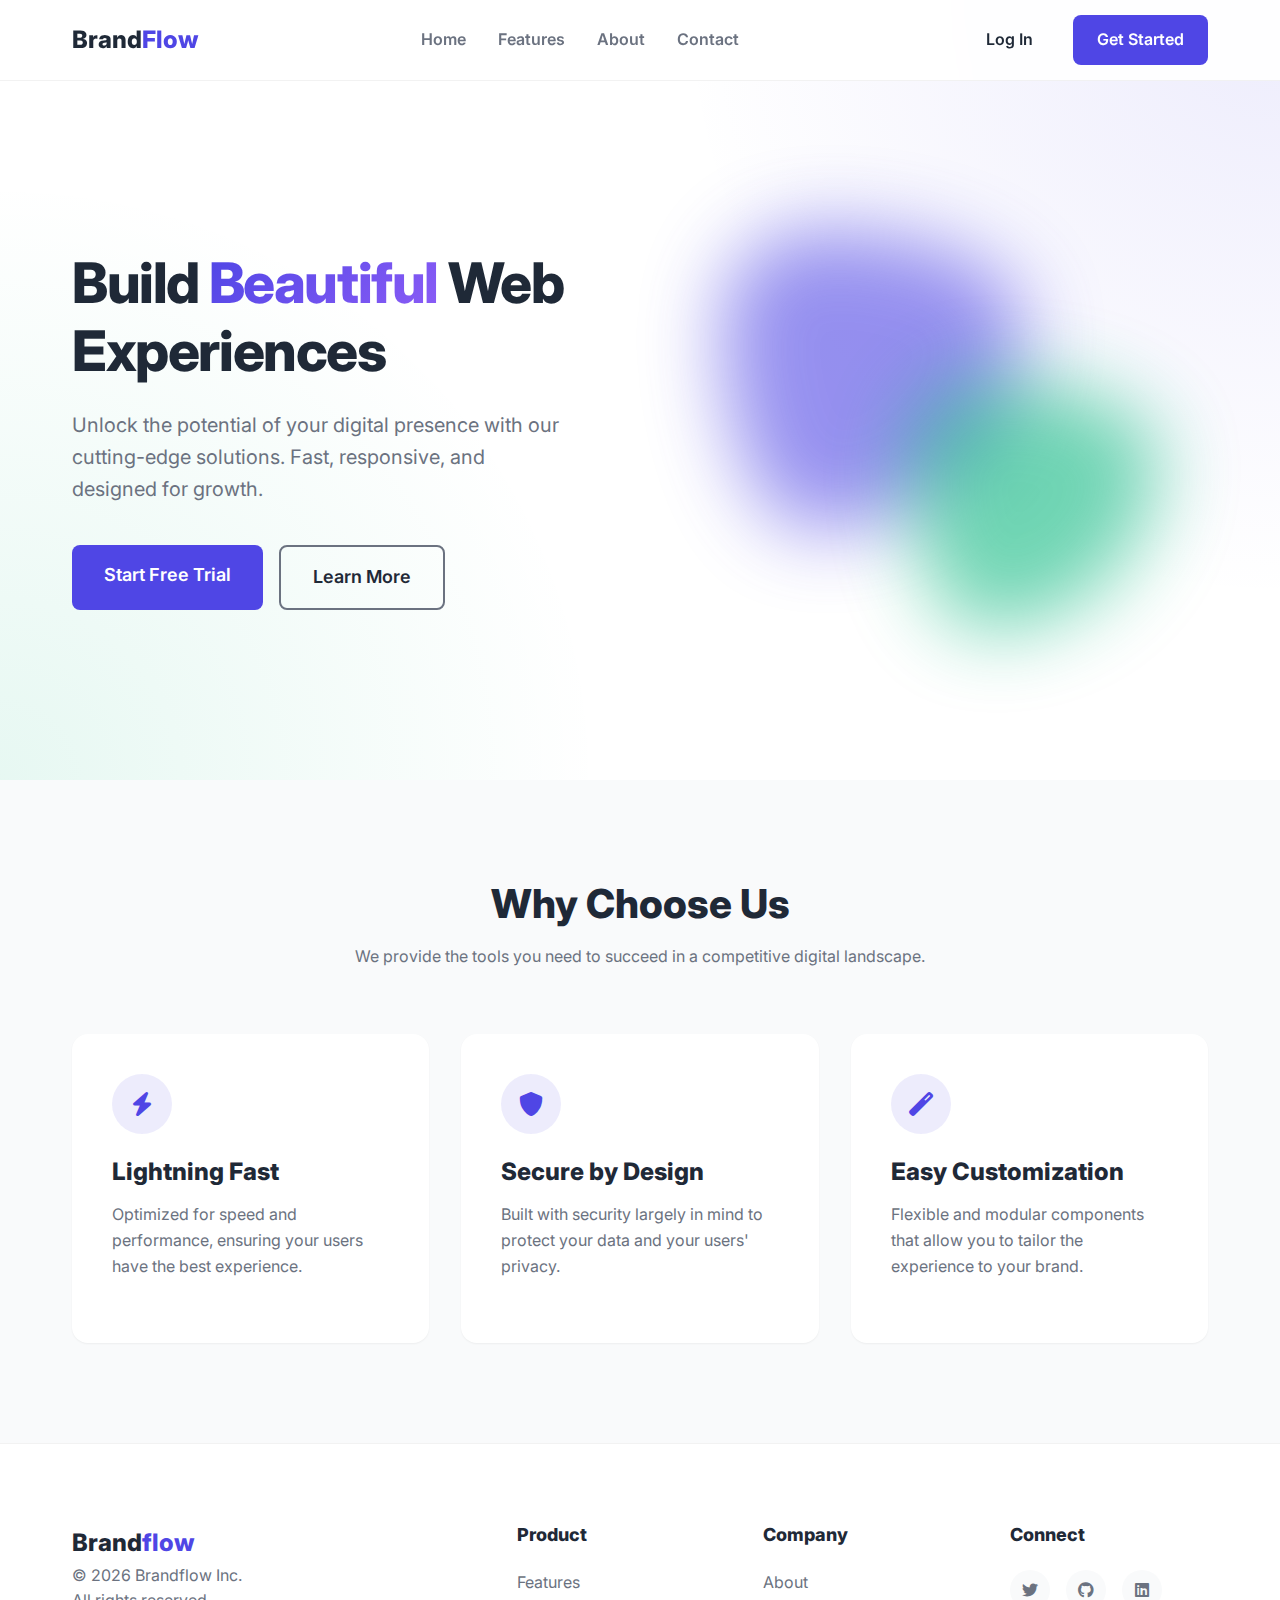
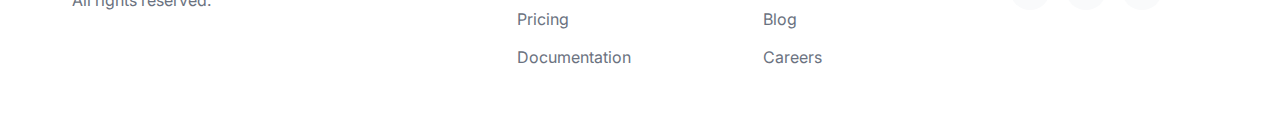
<file: index.html>
<!DOCTYPE html>
<html lang="en">

<head>
    <meta charset="UTF-8">
    <meta name="viewport" content="width=device-width, initial-scale=1.0">
    <title>Modern Landing Page</title>
    <link rel="stylesheet" href="styles.css">
    <link rel="stylesheet" href="https://cdnjs.cloudflare.com/ajax/libs/font-awesome/6.0.0/css/all.min.css"
        integrity="sha512-9usAa10IRO0HhonpyAIVpjrylPvoDwiPUiKdWk5t3PyolY1cOd4DSE0Ga+ri4AuTroPR5aQvXU9xC6qOPnzFeg=="
        crossorigin="anonymous" referrerpolicy="no-referrer" />
    <link href="https://fonts.googleapis.com/css2?family=Inter:wght@400;600;800&display=swap" rel="stylesheet">
</head>

<body>
    <header>
        <div class="container header-container">
            <div class="logo">Brand<span>Flow</span></div>
            <nav>
                <ul>
                    <li><a href="#hero">Home</a></li>
                    <li><a href="#features">Features</a></li>
                    <li><a href="#about">About</a></li>
                    <li><a href="#contact">Contact</a></li>
                </ul>
            </nav>
            <div class="cta-buttons">
                <a href="#" class="btn btn-secondary">Log In</a>
                <a hef="#" class="btn btn-primary">Get Started</a>
            </div>
            <div class="mobile-menu-toggle">
                <i class="fas fa-bars"></i>
            </div>
        </div>
    </header>

    <main>
        <section id="hero" class="hero">
            <div class="container hero-container">
                <div class="hero-content">
                    <h1>Build <span class="gradient-text">Beautiful</span> Web Experiences</h1>
                    <p>Unlock the potential of your digital presence with our cutting-edge solutions. Fast, responsive,
                        and designed for growth.</p>
                    <div class="hero-btns">
                        <a href="#" class="btn btn-primary btn-lg">Start Free Trial</a>
                        <a href="#" class="btn btn-outline btn-lg">Learn More</a>
                    </div>
                </div>
                <div class="hero-image">
                    <!-- Placeholder for abstract hero illustration -->
                    <div class="abstract-shape shape-1"></div>
                    <div class="abstract-shape shape-2"></div>
                    <div class="abstract-shape shape-3"></div>
                </div>
            </div>
        </section>

        <section id="features" class="features">
            <div class="container">
                <div class="section-header">
                    <h2>Why Choose Us</h2>
                    <p>We provide the tools you need to succeed in a competitive digital landscape.</p>
                </div>
                <div class="features-grid">
                    <div class="feature-card">
                        <div class="icon-box"><i class="fas fa-bolt"></i></div>
                        <h3>Lightning Fast</h3>
                        <p>Optimized for speed and performance, ensuring your users have the best experience.</p>
                    </div>
                    <div class="feature-card">
                        <div class="icon-box"><i class="fas fa-shield-alt"></i></div>
                        <h3>Secure by Design</h3>
                        <p>Built with security largely in mind to protect your data and your users' privacy.</p>
                    </div>
                    <div class="feature-card">
                        <div class="icon-box"><i class="fas fa-magic"></i></div>
                        <h3>Easy Customization</h3>
                        <p>Flexible and modular components that allow you to tailor the experience to your brand.</p>
                    </div>
                </div>
            </div>
        </section>
    </main>

    <footer>
        <div class="container footer-container">
            <div class="footer-col">
                <div class="logo">Brand<span>flow</span></div>
                <p>&copy; 2026 Brandflow Inc.<br>All rights reserved.</p>
            </div>
            <div class="footer-col">
                <h4>Product</h4>
                <ul>
                    <li><a href="#">Features</a></li>
                    <li><a href="#">Pricing</a></li>
                    <li><a href="#">Documentation</a></li>
                </ul>
            </div>
            <div class="footer-col">
                <h4>Company</h4>
                <ul>
                    <li><a href="#">About</a></li>
                    <li><a href="#">Blog</a></li>
                    <li><a href="#">Careers</a></li>
                </ul>
            </div>
            <div class="footer-col">
                <h4>Connect</h4>
                <div class="social-icons">
                    <a href="#"><i class="fab fa-twitter"></i></a>
                    <a href="#"><i class="fab fa-github"></i></a>
                    <a href="#"><i class="fab fa-linkedin"></i></a>
                </div>
            </div>
        </div>
    </footer>

    <script src="script.js"></script>
</body>

</html>
</file>
<file: styles.css>
:root {
    --primary-color: #4f46e5;
    --primary-hover: #4338ca;
    --secondary-color: #10b981;
    --text-main: #1f2937;
    --text-muted: #6b7280;
    --bg-color: #ffffff;
    --bg-alt: #f9fafb;
    --gradient-1: linear-gradient(135deg, #4f46e5 0%, #8b5cf6 100%);
    --shadow-sm: 0 1px 2px 0 rgba(0, 0, 0, 0.05);
    --shadow-md: 0 4px 6px -1px rgba(0, 0, 0, 0.1), 0 2px 4px -1px rgba(0, 0, 0, 0.06);
    --shadow-lg: 0 10px 15px -3px rgba(0, 0, 0, 0.1), 0 4px 6px -2px rgba(0, 0, 0, 0.05);
    --radius-md: 0.5rem;
    --radius-lg: 1rem;
}

* {
    margin: 0;
    padding: 0;
    box-sizing: border-box;
}

body {
    font-family: 'Inter', sans-serif;
    color: var(--text-main);
    background-color: var(--bg-color);
    line-height: 1.6;
    overflow-x: hidden;
}

a {
    text-decoration: none;
    color: inherit;
    transition: color 0.3s ease;
}

/* Layout Utilities */
.container {
    max-width: 1200px;
    margin: 0 auto;
    padding: 0 2rem;
}

/* Typography */
h1,
h2,
h3,
h4 {
    font-weight: 800;
    line-height: 1.2;
    margin-bottom: 1rem;
}

h1 {
    font-size: 3.5rem;
    letter-spacing: -0.025em;
}

h2 {
    font-size: 2.5rem;
}

h3 {
    font-size: 1.5rem;
}

p {
    color: var(--text-muted);
    margin-bottom: 1.5rem;
}

.gradient-text {
    background: var(--gradient-1);
    -webkit-background-clip: text;
    background-clip: text;
    -webkit-text-fill-color: transparent;
}

/* Buttons */
.btn {
    display: inline-block;
    padding: 0.75rem 1.5rem;
    font-weight: 600;
    border-radius: var(--radius-md);
    cursor: pointer;
    transition: all 0.3s ease;
}

.btn-primary {
    background-color: var(--primary-color);
    color: white;
}

.btn-primary:hover {
    background-color: var(--primary-hover);
    transform: translateY(-2px);
    box-shadow: var(--shadow-md);
}

.btn-secondary {
    color: var(--text-main);
}

.btn-secondary:hover {
    color: var(--primary-color);
}

.btn-outline {
    border: 2px solid var(--text-muted);
    color: var(--text-main);
}

.btn-outline:hover {
    border-color: var(--primary-color);
    color: var(--primary-color);
}

.btn-lg {
    padding: 1rem 2rem;
    font-size: 1.125rem;
}

/* Header */
header {
    position: fixed;
    top: 0;
    width: 100%;
    z-index: 100;
    background: rgba(255, 255, 255, 0.9);
    backdrop-filter: blur(10px);
    border-bottom: 1px solid rgba(0, 0, 0, 0.05);
}

.header-container {
    display: flex;
    justify-content: space-between;
    align-items: center;
    height: 80px;
}

.logo {
    font-weight: 800;
    font-size: 1.5rem;
    color: var(--text-main);
}

.logo span {
    color: var(--primary-color);
}

nav ul {
    display: flex;
    list-style: none;
    gap: 2rem;
}

nav a {
    font-weight: 600;
    font-size: 1rem;
    color: var(--text-muted);
}

nav a:hover {
    color: var(--primary-color);
}

.cta-buttons {
    display: flex;
    gap: 1rem;
    align-items: center;
}

.mobile-menu-toggle {
    display: none;
    font-size: 1.5rem;
    cursor: pointer;
}

/* Hero Section */
.hero {
    padding: 180px 0 100px;
    background: radial-gradient(circle at top right, rgba(79, 70, 229, 0.1) 0%, transparent 40%),
        radial-gradient(circle at bottom left, rgba(16, 185, 129, 0.1) 0%, transparent 40%);
    overflow: hidden;
}

.hero-container {
    display: grid;
    grid-template-columns: 1fr 1fr;
    gap: 4rem;
    align-items: center;
}

.hero-content h1 {
    margin-bottom: 1.5rem;
}

.hero-content p {
    font-size: 1.25rem;
    max-width: 500px;
    margin-bottom: 2.5rem;
}

.hero-btns {
    display: flex;
    gap: 1rem;
}

.hero-image {
    position: relative;
    height: 500px;
    display: flex;
    justify-content: center;
    align-items: center;
    perspective: 1000px;
}

.abstract-shape {
    position: absolute;
    border-radius: 30% 70% 70% 30% / 30% 30% 70% 70%;
    filter: blur(40px);
    opacity: 0.6;
    animation: float 6s ease-in-out infinite;
}

.shape-1 {
    width: 300px;
    height: 300px;
    background: var(--primary-color);
    top: 50px;
    left: 50px;
    animation-delay: 0s;
}

.shape-2 {
    width: 250px;
    height: 250px;
    background: var(--secondary-color);
    bottom: 50px;
    right: 50px;
    animation-delay: 2s;
}

/* Features Section */
.features {
    padding: 100px 0;
    background-color: var(--bg-alt);
}

.section-header {
    text-align: center;
    max-width: 600px;
    margin: 0 auto 4rem;
}

.features-grid {
    display: grid;
    grid-template-columns: repeat(auto-fit, minmax(300px, 1fr));
    gap: 2rem;
}

.feature-card {
    background: white;
    padding: 2.5rem;
    border-radius: var(--radius-lg);
    box-shadow: var(--shadow-sm);
    transition: transform 0.3s ease, box-shadow 0.3s ease;
}

.feature-card:hover {
    transform: translateY(-5px);
    box-shadow: var(--shadow-lg);
}

.icon-box {
    width: 60px;
    height: 60px;
    background: rgba(79, 70, 229, 0.1);
    color: var(--primary-color);
    display: flex;
    align-items: center;
    justify-content: center;
    border-radius: 50%;
    font-size: 1.5rem;
    margin-bottom: 1.5rem;
}

/* Footer */
footer {
    padding: 80px 0 40px;
    background-color: white;
    border-top: 1px solid rgba(0, 0, 0, 0.05);
}

.footer-container {
    display: grid;
    grid-template-columns: 2fr 1fr 1fr 1fr;
    gap: 3rem;
}

.footer-col h4 {
    font-size: 1.125rem;
    margin-bottom: 1.5rem;
    color: var(--text-main);
}

.footer-col ul {
    list-style: none;
}

.footer-col ul li {
    margin-bottom: 0.75rem;
}

.footer-col a {
    color: var(--text-muted);
}

.footer-col a:hover {
    color: var(--primary-color);
}

.social-icons {
    display: flex;
    gap: 1rem;
}

.social-icons a {
    width: 40px;
    height: 40px;
    display: flex;
    align-items: center;
    justify-content: center;
    background: var(--bg-alt);
    border-radius: 50%;
    transition: background 0.3s ease, color 0.3s ease;
}

.social-icons a:hover {
    background: var(--primary-color);
    color: white;
}

/* Animations */
@keyframes float {
    0% {
        border-radius: 30% 70% 70% 30% / 30% 30% 70% 70%;
        transform: translateY(0);
    }

    50% {
        border-radius: 70% 30% 30% 70% / 70% 70% 30% 30%;
        transform: translateY(-20px);
    }

    100% {
        border-radius: 30% 70% 70% 30% / 30% 30% 70% 70%;
        transform: translateY(0);
    }
}

/* Responsive */
@media (max-width: 768px) {
    h1 {
        font-size: 2.5rem;
    }

    .header-container {
        height: 60px;
    }

    nav,
    .cta-buttons {
        display: none;
        flex-direction: column;
        width: 100%;
        text-align: center;
        margin-top: 1rem;
    }

    nav.active,
    .cta-buttons.active {
        display: flex;
    }

    .header-container {
        flex-wrap: wrap;
        height: auto;
        padding: 1rem 2rem;
    }

    .mobile-menu-toggle {
        display: block;
    }

    .hero {
        padding: 120px 0 60px;
    }

    .hero-container {
        grid-template-columns: 1fr;
        text-align: center;
        gap: 2rem;
    }

    .hero-content p {
        margin-left: auto;
        margin-right: auto;
    }

    .hero-btns {
        justify-content: center;
    }

    .hero-image {
        height: 300px;
    }


    .footer-container {
        grid-template-columns: 1fr;
        gap: 2rem;
    }
}
</file>
